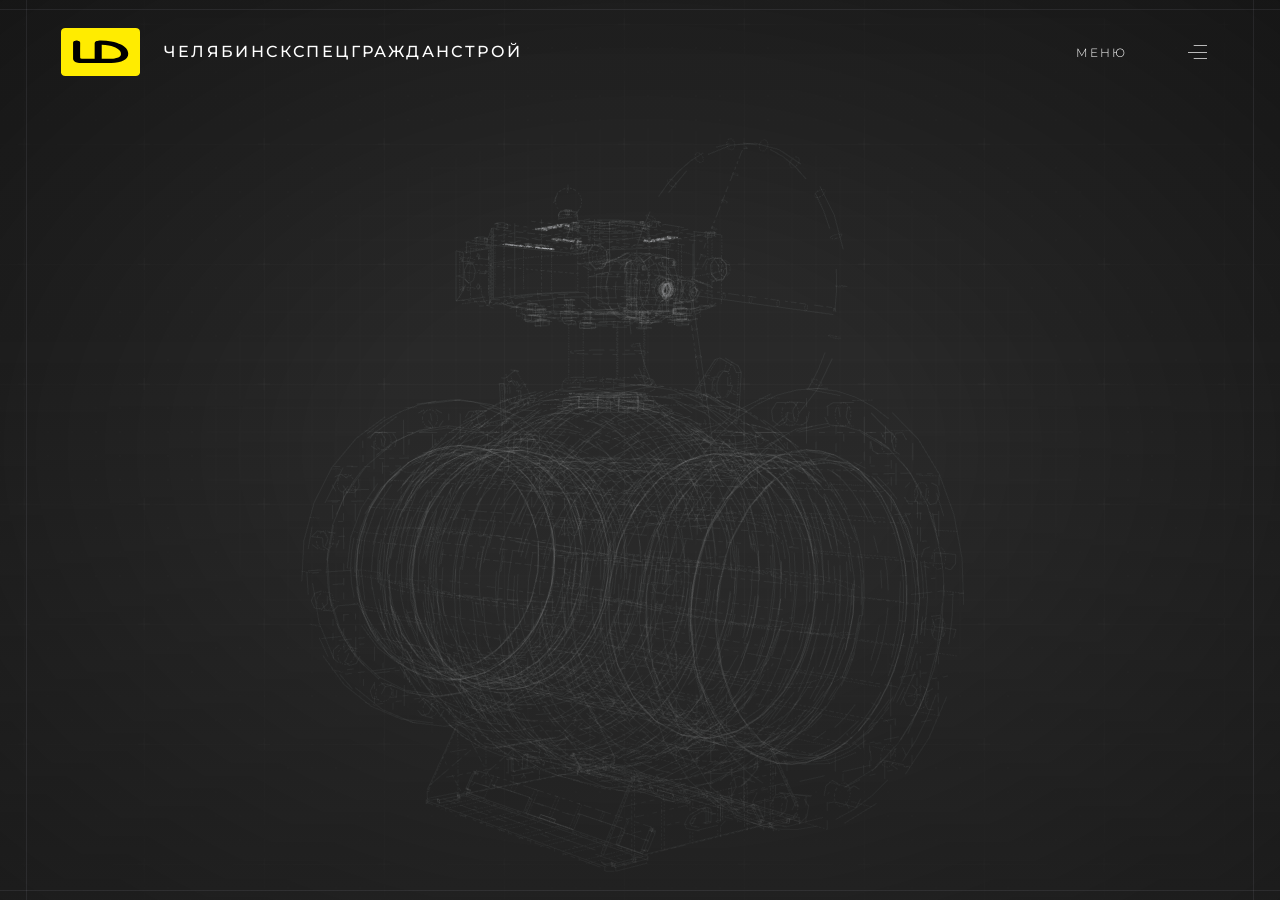
<file: index.html>
<!doctype html>
<html lang="ru">
<head>
  <meta charset="utf-8">
  <meta name="robots" content="noindex, nofollow, noimageindex">
  <meta name="viewport" content="width=device-width,initial-scale=1">
  <meta name="theme-color" content="#262626">
  <meta name="description" content="ЧелябинскСпецГражданСтрой: завод, продукция, сервис и глобальное присутствие. Интерактивное путешествие.">
  <title>ЧСГС — завод, продукция, сервис</title>
  <link rel="icon" href="assets/ld.svg" type="image/svg+xml">
  <link rel="preload" href="assets/Montserrat-Variable.ttf" as="font" type="font/ttf" crossorigin>
  <link rel="stylesheet" href="landing.css">
  <script>document.documentElement.classList.add('has-js')</script>
  <script type="importmap">{"imports":{"three":"./vendor/three.module.js"}}</script>
</head>
<body>
  <svg class="effect-definitions" width="0" height="0" aria-hidden="true" focusable="false"><defs><filter id="menu-chromatic" x="-10%" y="-10%" width="120%" height="120%" color-interpolation-filters="sRGB"><feColorMatrix in="SourceGraphic" type="matrix" values="1 0 0 0 0 0 0 0 0 0 0 0 0 0 0 0 0 0 1 0"/><feOffset dx="0" dy="0" result="red"/><feColorMatrix in="SourceGraphic" type="matrix" values="0 0 0 0 0 0 1 0 0 0 0 0 1 0 0 0 0 0 1 0"/><feOffset dx="0" dy="0"/><feBlend in2="red" mode="screen"/></filter></defs></svg>
  <a class="skip" href="#factory">К разделам</a>
  <div class="blueprint-grid" aria-hidden="true"></div>
  <div class="blueprint-vignette" aria-hidden="true"></div>
  <div class="landscape" aria-hidden="true"><canvas id="product-scene"></canvas></div>
  <div class="menu-shade" aria-hidden="true"></div>
  <div class="detail-shade" aria-hidden="true"></div>
  <div class="screen-guides" aria-hidden="true">
    <span class="screen-guide screen-guide--top"></span><span class="screen-guide screen-guide--bottom"></span>
    <span class="screen-guide screen-guide--left"></span><span class="screen-guide screen-guide--right"></span>
  </div>
  <header class="header">
    <a class="identity" href="#factory" aria-label="ЧелябинскСпецГражданСтрой, к началу"><img src="assets/ld-kit.svg" width="79" height="48" alt="ЛД"><span>ЧЕЛЯБИНСК<wbr>СПЕЦ<wbr>ГРАЖДАНСТРОЙ</span></a>
    <button class="menu-toggle" type="button" aria-label="Меню разделов" aria-controls="section-menu" aria-expanded="false"><span class="menu-label menu-label--open">Меню</span><span class="menu-label menu-label--close">Закрыть</span><span class="menu-icon" aria-hidden="true"><i></i><i></i><i></i><i></i><i></i><i></i></span></button>
  </header>
  <nav class="section-menu" id="section-menu" aria-label="Меню разделов" hidden>
    <div class="menu-links">
      <a href="#factory" aria-label="О заводе"><span class="menu-title">О заводе</span><span class="menu-index" aria-hidden="true">01</span></a>
      <a href="#products" aria-label="Продукция"><span class="menu-title">Продукция</span><span class="menu-index" aria-hidden="true">02</span></a>
      <a href="#service" aria-label="Сервис"><span class="menu-title">Сервис</span><span class="menu-index" aria-hidden="true">03</span></a>
      <a href="#presence" aria-label="Достижения"><span class="menu-title">Достижения</span><span class="menu-index" aria-hidden="true">04</span></a>
      <a href="#partners" aria-label="Партнеры"><span class="menu-title">Партнеры</span><span class="menu-index" aria-hidden="true">05</span></a>
    </div>
    <address class="menu-contacts">
      <a href="tel:+73517304747">+7 351 730-47-47</a>
      <span>Пн-Пт 8:30-17:30</span>
      <span>Россия, Челябинская область, Челябинск, Енисейская, 47</span>
      <a href="mailto:office@chsgs.ru">office@chsgs.ru</a>
    </address>
  </nav>
  <main id="journey">
    <section class="chapter" id="factory" aria-labelledby="factory-title"><div class="chapter__content">
      <h1 id="factory-title">ЗАВОД ЧСГС</h1>
      <p>системообразующий завод<br>и лидер производства стальных шаровых кранов</p>
      <button class="primary-button hero-button" id="factory-more" type="button" aria-controls="factory-detail" aria-expanded="false">Подробнее о заводе</button>
    </div></section>
    <section class="chapter" id="products" aria-labelledby="products-title"><div class="chapter__content">
      <h1 id="products-title">Продукция</h1>
      <p>Модернизация продукции<span class="separator">/</span>100% контроль качества</p>
      <a class="product-link primary-button" href="product.html">Открыть модель DN400</a>
    </div></section>
    <section class="chapter" id="service" aria-labelledby="service-title"><div class="chapter__content">
      <h1 id="service-title">Сервис</h1>
      <p>Защита от фальсификата<span class="separator">/</span>Сервисная поддержка</p>
    </div></section>
    <section class="chapter" id="presence" aria-labelledby="presence-title"><div class="chapter__content">
      <h1 id="presence-title">Глобальное присутствие<br>и достижения</h1>
      <p>Карта дилеров<span class="separator">/</span>Список партнёров</p>
    </div></section>
    <section class="chapter" id="partners" aria-labelledby="partners-title"><div class="chapter__content">
      <h1 id="partners-title">Партнеры</h1>
    </div></section>
  </main>
  <button class="section-next" type="button" aria-label="Следующий раздел: Продукция">
    <svg class="close-border" viewBox="0 0 64 64" aria-hidden="true"><rect x=".5" y=".5" width="63" height="63" pathLength="1"/></svg>
    <span class="section-next__icon" aria-hidden="true"><span class="arrow"><span class="bar"></span><span class="triangle"></span></span><span class="arrow hover"><span class="bar"></span><span class="triangle"></span></span></span>
    <span class="section-next__label" aria-hidden="true">Продукция</span>
  </button>
  <section class="factory-detail" id="factory-detail" aria-labelledby="factory-detail-title" hidden>
    <button class="detail-close" type="button" aria-label="Закрыть информацию о заводе"><svg class="close-progress" viewBox="0 0 64 64" aria-hidden="true"><rect x=".5" y=".5" width="63" height="63" pathLength="1"/></svg><svg class="close-border" viewBox="0 0 64 64" aria-hidden="true"><rect x=".5" y=".5" width="63" height="63" pathLength="1"/></svg><svg class="close-cross" viewBox="0 0 24 24" aria-hidden="true"><path d="m5 5 14 14M19 5 5 19"/></svg></button>
    <div class="detail-scroll-cue" aria-hidden="true"><span>Скролльте вниз</span></div>
    <div class="detail-content">
      <section class="detail-intro">
        <h2 id="factory-detail-title">О ЗАВОДЕ ЧСГС</h2>
        <p class="factory-introduction">Завод «ЧелябинскСпецГражданСтрой» (ЧСГС) — крупнейшая производственная площадка Группы компаний «ЛД» и системообразующее предприятие Российской Федерации в сфере машиностроения. Предприятие ведет историю с 1992 года и работает в формате завода полного цикла с 2002 года. ЧСГС обеспечивает полное замещение импортной общепромышленной и специализированной арматуры на ключевых объектах теплоэнергетики, газоснабжения и добывающей промышленности, выстроив независимое от иностранных комплектующих производство.</p>
        <figure class="factory-visual"><figcaption class="hero-sr-text">Проволочная модель производственного комплекса ЧСГС</figcaption><p role="status">Подготавливаем 3D-модель завода</p></figure>
      </section>
      <section class="factory-scale" aria-labelledby="factory-scale-title">
        <h3 id="factory-scale-title">Масштаб завода в цифрах</h3>
        <dl class="factory-stats">
          <div><dt>Лет опыта</dt><dd><p class="stat-number" aria-label="Более 25"><span class="stat-prefix" aria-hidden="true">Более</span> <span data-count="25" aria-hidden="true">25</span></p><p>В производстве стальной трубопроводной арматуры.</p></dd></div>
          <div><dt>Изделий в год</dt><dd><p class="stat-number" aria-label="Более 2 000 000"><span class="stat-prefix" aria-hidden="true">Более</span> <span data-count="2000000" aria-hidden="true">2 000 000</span></p><p>Одни из крупнейших производственных мощностей в отрасли.</p></dd></div>
          <div><dt>Единиц оборудования</dt><dd><p class="stat-number" aria-label="Около 700"><span class="stat-prefix" aria-hidden="true">Около</span> <span data-count="700" aria-hidden="true">700</span></p><p>Современный производственный комплекс полного цикла.</p></dd></div>
          <div><dt>Патентов</dt><dd><p class="stat-number" aria-label="Более 10"><span class="stat-prefix" aria-hidden="true">Более</span> <span data-count="10" aria-hidden="true">10</span></p><p>Собственные разработки в области стальной трубопроводной арматуры.</p></dd></div>
          <div><dt>Сотрудников</dt><dd><p class="stat-number" aria-label="1 100"><span data-count="1100" aria-hidden="true">1 100</span></p><p>Профессиональная команда производственных и инженерных специалистов.</p></dd></div>
        </dl>
      </section>
      <section class="factory-technology" aria-labelledby="factory-technology-title">
        <h3 id="factory-technology-title">Технологический парк<br>и глубина производства</h3>
        <p class="technology-lead">От стального проката до готовой арматуры: собственное производство объединяет обработку металла, роботизированную сварку, автоматическую сборку и защиту поверхностей.</p>
        <div class="technology-row" data-parallax=".08">
          <div class="technology-copy" data-parallax="-.12"><h4>Полный цикл. Собственная автоматизация.</h4><p>Проектирование, комплектующие, сборка и испытания сосредоточены на заводе. Здесь создана первая в России автоматическая линия сборки газовой арматуры собственной разработки. Она контролирует затяжку и сжатие уплотнений для повторяемого качества.</p></div>
          <figure class="detail-photo" data-parallax=".2"><img src="assets/factory-detail/about_full_cycle.png" width="1535" height="1025" loading="lazy" decoding="async" alt="Роботизированная линия производства арматуры"></figure>
        </div>
        <div class="technology-row technology-row--reverse" data-parallax=".08">
          <div class="technology-copy" data-parallax="-.12"><h4>Точность обработки. Прочность соединений.</h4><p>Более 120 многофункциональных станков с ЧПУ обрабатывают детали из Ст20, 09Г2С, 12Х18Н10Т и AISI 316. Сварочные роботы следят за дугой и геометрией шва, обеспечивая прочность корпусов при гидравлических и механических нагрузках.</p></div>
          <figure class="detail-photo" data-parallax=".2"><img src="assets/factory-detail/about_chpu.png" width="1536" height="1024" loading="lazy" decoding="async" alt="Станки с числовым программным управлением"></figure>
        </div>
        <div class="technology-row" data-parallax=".08">
          <div class="technology-copy" data-parallax="-.12"><h4>Прецизионная доводка</h4><p>Шлифование и полирование контактных поверхностей улучшают геометрию и снижают шероховатость. Меньшее трение продлевает ресурс уплотнений и уменьшает момент управления.</p></div>
          <figure class="detail-photo" data-parallax=".2"><img src="assets/factory-detail/about_polish.png" width="1672" height="941" loading="lazy" decoding="async" alt="Полированная сферическая деталь на участке доводки"></figure>
        </div>
        <div class="technology-row technology-row--reverse" data-parallax=".08">
          <div class="technology-copy" data-parallax="-.12"><h4>Защита металла</h4><p>Гальванические покрытия и термодиффузионное цинкование защищают пружины и крепёж от атмосферной и химической коррозии.</p></div>
          <figure class="detail-photo" data-parallax=".2"><img src="assets/factory-detail/about_paint.png" width="1536" height="1024" loading="lazy" decoding="async" alt="Окрашенные корпуса шаровых кранов"></figure>
        </div>
      </section>
    </div>
  </section>
  <div class="journey-progress" aria-hidden="true"><span id="journey-progress"></span></div>
  <p class="scene-status" id="scene-status" role="status" hidden>Подготавливаем продукцию</p>
  <noscript><style>#factory-more,.detail-close,.detail-scroll-cue,.factory-visual{display:none}.factory-detail[hidden]{display:block!important;position:relative;overflow:visible}.detail-content{padding-top:80px}</style><p class="no-script">Для интерактивной сцены включите JavaScript. Информация о заводе доступна ниже.</p></noscript>
  <script type="module" src="landing.js"></script>
</body>
</html>
</file>
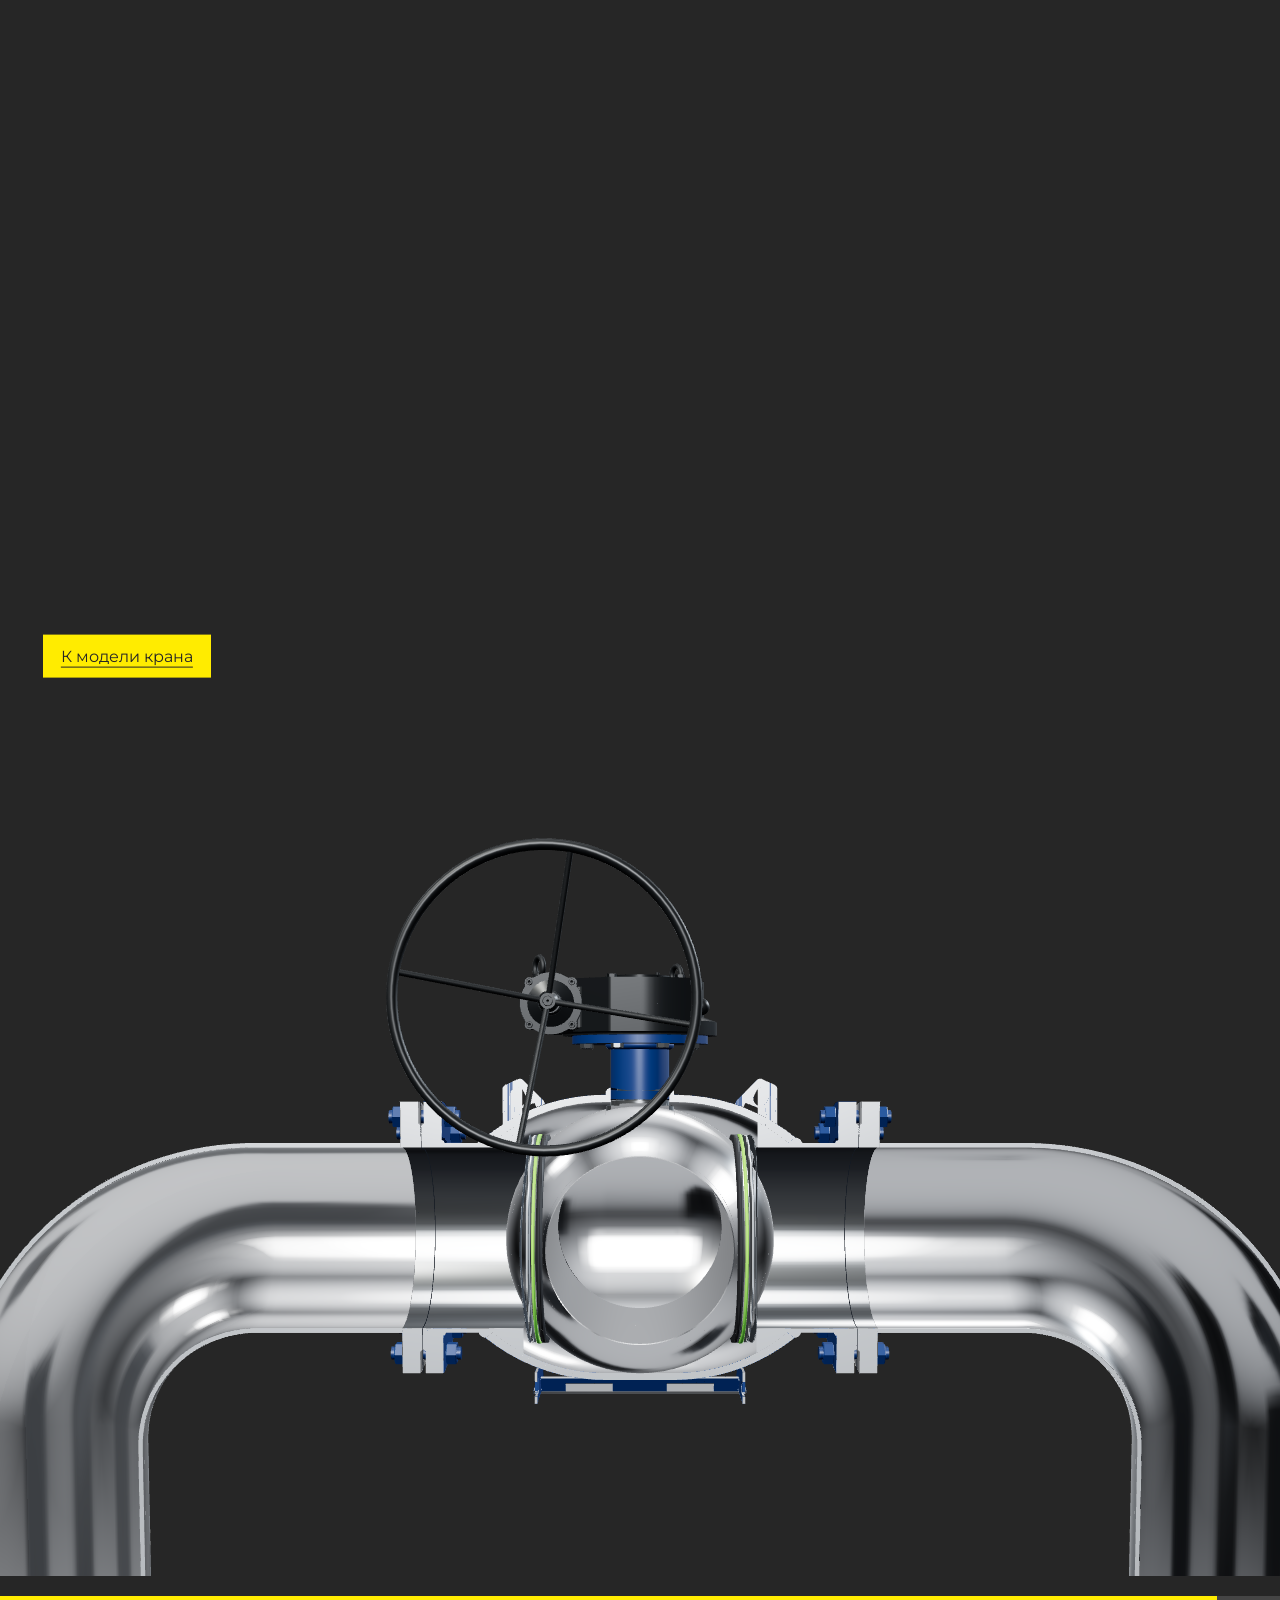
<file: product.html>
<!doctype html>
<html lang="ru">
<head>
  <meta charset="utf-8">
  <meta name="robots" content="noindex, nofollow, noimageindex">
  <meta name="viewport" content="width=device-width,initial-scale=1">
  <meta name="theme-color" content="#262626">
  <meta name="description" content="От чертежа к готовому изделию: интерактивная модель шарового крана ЛД DN400.">
  <title>ЧСГС — от чертежа к изделию</title>
  <script>history.scrollRestoration='manual';window.scrollTo({top:0,left:0,behavior:'instant'});</script>
  <link rel="icon" href="assets/ld.svg" type="image/svg+xml">
  <link rel="preload" href="assets/Montserrat-Variable.ttf" as="font" type="font/ttf" crossorigin>
  <link rel="stylesheet" href="style.css">
  <script type="importmap">{"imports":{"three":"./vendor/three.module.js"}}</script>
</head>
<body>
  <a class="skip" href="#scene">К модели крана</a>
  <main>
    <section class="experience" id="experience" aria-label="Создание шарового крана" data-product="products/dn400-pp/product.json" data-state="loading" data-progress="0">
      <div class="stage">
        <div class="canvas-wrap" id="canvas-wrap">
          <canvas id="scene" tabindex="0" aria-label="Трёхмерная модель крана. Вращайте горизонтальным перетаскиванием или стрелками влево и вправо." role="img"></canvas>
          <img class="fallback" src="products/dn400-pp/draft.svg" alt="Боковая проекция шарового крана с редуктором" width="970" height="1189">
        </div>
        <div class="view-tools" id="drag-hint" hidden><span>Потяните влево или вправо</span><button id="reset-view" type="button">Исходный ракурс</button></div>
        <div class="load-state" id="load-state" role="status"><span class="load-meter"><span id="load-fill"></span></span><span id="load-copy">Подготавливаем модель</span><button id="retry" type="button" hidden>Загрузить ещё раз</button></div>
        <footer class="scene-footer" hidden inert>
          <p class="chapter-title" id="chapter-title" aria-live="off">Чертёж</p>
          <nav class="chapters" id="chapters" aria-label="Этапы создания крана">
            <button type="button" data-stop="0.08" aria-current="step">Чертёж</button>
            <button type="button" data-stop="0.37">Объём</button>
            <button type="button" data-stop="0.64">Детали</button>
            <button type="button" data-stop="0.77">Материалы</button>
            <button type="button" data-stop="1">Сборка</button>
            <button type="button" data-stop="1.64" data-installation hidden>Монтаж</button>
          <button type="button" data-stop="1.88" data-cutaway hidden>Разрез</button>
          <button type="button" data-stop="1.94" data-water hidden>Вода</button>
          <button type="button" data-stop="2.04" data-opening hidden>Открытие</button>
          </nav>
          <button class="scroll-cue" type="button" id="next-stage" aria-label="Перейти к следующему этапу"><span id="cue-copy">Продолжайте скролл</span><img src="assets/next-kit.svg" width="16" height="16" alt=""></button>
        </footer>
        <div class="scroll-progress" aria-hidden="true"><span id="progress-fill"></span></div>
      </div>
    </section>
    <noscript><p class="no-script">Для интерактивной модели включите JavaScript. Чертёж изделия доступен выше.</p></noscript>
  </main>
  <script type="module" src="app.js"></script>
</body>
</html>
</file>
<file: landing.css>
@font-face{font-family:Montserrat;src:url('./assets/Montserrat-Variable.ttf') format('truetype');font-weight:100 900;font-display:swap}
:root{color-scheme:dark;--ground:#262626;--ink:#fff;--muted:#bcbac6;--accent:#ffec00;--border:#d0cce2;--hover:#7c7c7c;--gutter:4.8vw;--copy-gutter:25vw;--h1:26px;font-family:Montserrat,Arial,sans-serif;background:var(--ground);color:var(--ink);font-synthesis:none}
*{box-sizing:border-box}body{margin:0}a{color:inherit;text-decoration:none}button{font:inherit;color:inherit;cursor:pointer}button:disabled{cursor:default}button,a{-webkit-tap-highlight-color:transparent}button:focus-visible,a:focus-visible{outline:2px solid var(--accent);outline-offset:6px}::selection{background:var(--accent);color:var(--ground)}html{scrollbar-width:thin;scrollbar-color:var(--hover) var(--ground);scroll-padding-top:0}body::-webkit-scrollbar{width:5px}body::-webkit-scrollbar-thumb{background:var(--hover)}[hidden]{display:none!important}
.skip{position:fixed;left:20px;top:-100px;padding:12px 18px;background:var(--accent);color:var(--ground);z-index:20}.skip:focus{top:16px}
.landscape{position:fixed;inset:0;pointer-events:none;overflow:hidden}.landscape canvas{display:block;width:100%;height:100%}.landscape::after{content:'';position:absolute;inset:0;background:linear-gradient(180deg,rgba(38,38,38,.15) 0%,transparent 45%,rgba(38,38,38,.48) 74%,var(--ground) 100%)}
.screen-guides{position:fixed;inset:0;z-index:1;pointer-events:none;overflow:hidden}
.screen-guides.is-active{z-index:6}
.screen-guide{position:absolute;background:#d0cce216;transition:background-color .3s}
.screen-guides.is-active .screen-guide{background:#d0cce226}
.screen-guide--top,.screen-guide--bottom{left:0;right:0;height:1px}
.screen-guide--left,.screen-guide--right{top:0;bottom:0;width:1px}
.screen-guide--top{top:var(--frame-top,clamp(8px,1vh,16px))}
.screen-guide--bottom{bottom:var(--frame-bottom,clamp(8px,1vh,16px))}
.screen-guide--left{left:var(--frame-left,clamp(12px,2vw,48px))}
.screen-guide--right{right:var(--frame-right,clamp(12px,2vw,48px))}
.screen-guide::after{content:'';position:absolute;opacity:0;animation:guide-shimmer-x 12s linear infinite}
.screen-guide--top::after,.screen-guide--bottom::after{top:0;left:-35%;width:35%;height:100%;background:linear-gradient(90deg,transparent,#fff,transparent)}
.screen-guide--left::after,.screen-guide--right::after{top:-35%;left:0;width:100%;height:35%;background:linear-gradient(transparent,#fff,transparent);animation-name:guide-shimmer-y}
.screen-guide--bottom::after{animation-delay:-6s}
.screen-guide--left::after{animation-delay:-3s}
.screen-guide--right::after{animation-delay:-9s}
@keyframes guide-shimmer-x{0%{left:-35%;opacity:0}6%,28%{opacity:.04}34%,100%{left:100%;opacity:0}}
@keyframes guide-shimmer-y{0%{top:-35%;opacity:0}6%,28%{opacity:.04}34%,100%{top:100%;opacity:0}}
.header{position:fixed;z-index:5;left:var(--gutter);right:var(--gutter);height:104px;display:flex;align-items:center;justify-content:space-between;gap:24px}.identity{display:flex;align-items:center;gap:24px;font-size:16px;font-weight:500;letter-spacing:.15em}.identity img{display:block;width:79px;height:48px;flex:none}
.menu-toggle{position:relative;display:flex;align-items:center;justify-content:flex-end;gap:20px;min-height:48px;min-width:180px;background:transparent;border:0;padding:12px;text-transform:uppercase;font-size:12px;font-weight:300;letter-spacing:.15em}
.menu-toggle:hover{color:var(--ink)}
.menu-label{transition:opacity .3s,transform .3s;white-space:nowrap}.menu-label--close{position:absolute;right:92px;opacity:0;transform:translateX(30px)}
.menu-icon{position:relative;display:block;flex:none;width:60px;height:14px;overflow:hidden}
.menu-icon i{position:absolute;display:block;height:1px;background:currentColor;opacity:.7;transition:transform .3s ease-in-out,opacity .3s}
.menu-icon i:nth-child(-n+3){width:19px;left:41px;transform-origin:right center}.menu-icon i:nth-child(1){top:0;transform:scaleX(.7)}.menu-icon i:nth-child(2){top:7px;transition-delay:.05s}.menu-icon i:nth-child(3){top:13px;transform:scaleX(.7);transition-delay:.15s}
.menu-icon i:nth-child(4){width:40px;left:0;top:7px;transform:scaleX(0);transform-origin:left;transition-delay:.3s}
.menu-icon i:nth-child(5),.menu-icon i:nth-child(6){width:16px;left:46px;top:7px;opacity:0;transform:translate(-14px,-14px) rotate(45deg);transition-delay:.4s}
.menu-icon i:nth-child(6){transform:translate(14px,-14px) rotate(135deg);transition-delay:.5s}
.is-menu-open .menu-label--open{opacity:0;transform:translateX(-40px)}.is-menu-open .menu-label--close{opacity:1;transform:translateX(0)}
.is-menu-open .menu-icon i:nth-child(1),.is-menu-open .menu-icon i:nth-child(3){transform:translateX(-81px) scaleX(2)}.is-menu-open .menu-icon i:nth-child(2){transform:translateX(-45px) scaleX(.1)}
.is-menu-open .menu-icon i:nth-child(-n+4){opacity:0}.is-menu-open .menu-icon i:nth-child(4){transform:scaleX(1)}.is-menu-open .menu-icon i:nth-child(5){opacity:.7;transform:rotate(45deg)}.is-menu-open .menu-icon i:nth-child(6){opacity:.7;transform:rotate(135deg)}
.section-menu{position:fixed;z-index:4;inset:0;display:flex;flex-direction:column;align-items:flex-end;gap:48px;padding:120px var(--gutter) 32px 6vw;overflow-y:auto;overscroll-behavior:contain;touch-action:pan-y;opacity:1;pointer-events:auto}
.menu-links{display:flex;flex:none;flex-direction:column;align-items:flex-end;gap:13.75px;max-width:100%;margin:auto calc(20.14vw - var(--gutter)) auto 0}
.menu-contacts{display:flex;flex:none;flex-direction:column;gap:6px;max-width:min(calc(100% - 12px),640px);margin:0 12px 0 0;font-size:16px;font-weight:400;font-style:normal;line-height:1.6;letter-spacing:normal;text-transform:none;text-align:right;color:var(--muted);opacity:0}
.menu-contacts a{align-self:flex-end;font:inherit;color:var(--accent);text-decoration:none;text-transform:none}
.menu-links a{position:relative;display:block;max-width:100%;padding:0 50px 0 30px;font-size:clamp(24px,2.5vw,40px);font-weight:400;line-height:1.46;letter-spacing:.2em;text-transform:uppercase;text-align:right;color:#ffffffad;opacity:0}
.menu-index{position:absolute;right:0;top:50%;transform:translateY(-50%);font-size:14px;font-weight:300;line-height:20px;letter-spacing:.05em;color:var(--accent);font-variant-numeric:tabular-nums}
.menu-title{display:block;text-wrap:balance}.menu-word{display:inline-block;white-space:nowrap}.menu-char{display:inline-block;position:relative;visibility:hidden}.menu-char.is-typed{visibility:visible}
.menu-char.is-caret::after{content:'';position:absolute;right:-.08em;top:.1em;width:1px;height:1em;background:var(--accent);visibility:visible;animation:menu-caret .7s steps(1,end) infinite}.menu-char.is-before::after{right:auto;left:0}
@keyframes menu-caret{50%{opacity:0}}
.menu-links a:focus-visible{color:var(--ink)}
html{scrollbar-gutter:stable}html.is-menu-active{overflow:hidden}
.landscape::after,.journey-progress{transition:opacity .35s}
.chapter__content{transition:opacity .3s}.is-menu-active .chapter__content{pointer-events:none}.is-menu-active .journey-progress{opacity:0}
.chapter{position:relative;min-height:100svh;padding:180px var(--copy-gutter)}.chapter__content{position:relative;z-index:2}.chapter h1{font-size:var(--h1);font-weight:300;line-height:1.4;hyphens:auto;overflow-wrap:anywhere;letter-spacing:.05em;text-transform:uppercase;text-wrap:balance;margin:0 0 22px}.chapter p{margin:0;color:var(--muted);font-size:16px;font-weight:400;line-height:1.6;letter-spacing:.05em;max-width:760px}.separator{display:inline-block;margin:0 18px;color:var(--accent)}

.is-enhanced .chapter{height:150vh;min-height:0;padding:0;pointer-events:none}.is-enhanced .chapter:last-child{height:100vh}.is-enhanced .chapter__content{position:fixed;left:var(--copy-gutter);right:var(--copy-gutter);top:50%;bottom:auto;translate:0 -50%;pointer-events:auto;will-change:transform,opacity}.is-enhanced .chapter:not(:first-child) .chapter__content{opacity:0;visibility:hidden}.is-enhanced .chapter__content.is-current{visibility:visible}

.journey-progress{position:fixed;z-index:7;bottom:0;left:0;right:0;height:2px;background:#454545}.journey-progress span{display:block;height:100%;background:var(--accent);transform:scaleX(0);transform-origin:left}.scene-status{position:fixed;right:var(--gutter);top:120px;z-index:3;font-size:11px;color:var(--muted);max-width:270px;line-height:1.6}.scene-status button{display:block;background:none;border:1px solid var(--border);border-radius:8px;padding:10px 16px;margin-top:12px}.no-script{position:relative;padding:32px var(--gutter);line-height:1.6}
@media(min-width:1600px){:root{--h1:36px}}
@media(min-width:2400px){:root{--h1:48px}}
@media(min-width:3200px){:root{--h1:64px}}
@media(max-width:1100px){.identity{gap:16px}.header{gap:20px}.menu-toggle .menu-label{display:none}}
@media(max-width:650px){:root{--gutter:24px}.header{height:88px;align-items:flex-start;padding-top:20px;gap:8px}.identity{gap:16px;font-size:12px;min-height:48px}.menu-toggle{margin-left:auto;min-width:80px;min-height:44px;padding:10px}.chapter h1{margin-bottom:18px;font-size:var(--h1)}.separator{margin:0 10px}.section-menu{padding:120px 24px 24px;gap:32px}.menu-contacts{margin-right:10px;max-width:calc(100% - 10px)}.menu-links{gap:14px;margin-right:6px}.menu-links a{padding-left:0;padding-right:40px;font-size:clamp(18px,4.8vw,22px);line-height:1.55;letter-spacing:.14em}.menu-index{font-size:12px}.scene-status{top:154px;font-size:10px;max-width:200px}}
@media(max-height:540px) and (min-width:651px){.header{height:72px}.chapter h1{margin-bottom:12px}.section-menu{padding-top:80px;padding-bottom:24px;gap:24px}.menu-links a{font-size:20px}.menu-links{gap:8px}}
@media(prefers-reduced-motion:reduce){*,*::before,*::after{animation:none!important;transition:none!important}.is-enhanced .chapter__content{will-change:auto}}



.primary-button{display:inline-flex;align-items:center;justify-content:space-between;gap:24px;width:176px;min-height:40px;margin-top:28px;padding:12px 24px;border:0;border-radius:4px;background:var(--accent);color:var(--ground);font-size:12px;font-weight:500;line-height:15px;letter-spacing:.05em;text-transform:uppercase;transition:background-color .2s,filter .2s}
.primary-button::after{content:'';display:block;flex:none;width:16px;height:16px;background:url('./assets/primary-arrow-16.svg') center/auto no-repeat}
@media(hover:hover){.primary-button:hover{background:#fff24d;filter:drop-shadow(0 8px 16px #ffec004d)}}
.primary-button:focus-visible{background:#fff24d;outline:1px dashed #fff;outline-offset:-1px}
@media(min-width:1600px){.chapter p{max-width:860px}}
@media(min-width:2400px){.primary-button{width:264px;min-height:60px;gap:36px;padding:18px 36px;border-radius:6px;font-size:18px;line-height:22px}.primary-button::after{width:24px;height:24px;background-image:url('./assets/primary-arrow-24.svg')}}
@media(min-width:3200px){.primary-button{width:352px;min-height:80px;gap:48px;padding:24px 48px;border-radius:8px;font-size:24px;line-height:29px}.primary-button::after{width:32px;height:32px;background-image:url('./assets/primary-arrow-32.svg')}}
@media(max-width:1023px){:root{--copy-gutter:12vw;--h1:24px}}
@media(max-width:768px){:root{--copy-gutter:8vw;--h1:22px}.primary-button{width:100%;min-height:41px;margin-top:24px;font-size:14px;line-height:17px}}
@media(max-width:650px) and (max-height:740px){:root{--h1:20px}.chapter h1{line-height:1.35}}


@media(max-width:650px) and (max-height:740px){}

.product-link.primary-button{width:max-content;max-width:100%}
@media(max-width:768px){.product-link.primary-button{width:100%}}

.menu-shade,.detail-shade{position:fixed;inset:0;z-index:2;background:#0b0f17;opacity:0;pointer-events:none}
.screen-guides.is-morphing,.screen-guides.is-menu-grid:not(.is-active){z-index:3}
.screen-guides.is-morphing .screen-guide{transition:none!important}.screen-guides.is-morphing .screen-guide::after{animation:none;opacity:0}
.screen-guide--vertical{top:0;bottom:0;width:1px}.screen-guide--horizontal{left:0;right:0;height:1px}
.screen-guide--grid::after{display:none}
.menu-links a.is-printing,.menu-links a.is-printed{opacity:1}

/* Authoring controls appear only with ?camera=1. */
.is-camera-editor{overflow:hidden!important}.is-camera-editor body{touch-action:none;user-select:none;cursor:grab}.is-camera-dragging body{cursor:grabbing}
.is-camera-editor .menu-toggle,.is-camera-editor .journey-progress,.is-camera-editor .screen-guides{visibility:hidden}
.is-camera-editor:not(.camera-show-copy) .chapter__content{visibility:hidden!important;pointer-events:none}.is-camera-editor .chapter__content{pointer-events:none}
.camera-panel{position:fixed;z-index:30;right:24px;bottom:24px;width:min(370px,calc(100vw - 48px));max-height:calc(100svh - 48px);overflow:auto;padding:20px;background:#262626f5;border:1px solid #d0cce24d;cursor:auto;user-select:text;touch-action:auto}
.camera-panel h2{font-size:18px;font-weight:400;margin:0 0 12px}.camera-panel p,.camera-panel label{font-size:12px;line-height:1.6;letter-spacing:.02em}.camera-panel p{margin:0 0 12px;color:var(--muted)}.camera-panel label{display:block}.camera-copy{display:flex!important;align-items:center;gap:8px;margin-bottom:14px}.camera-copy input{accent-color:var(--accent)}
.camera-actions{display:flex;gap:8px;flex-wrap:wrap;margin-bottom:14px}.camera-actions button{min-height:40px;border:1px solid #d0cce266;background:transparent;padding:8px 12px;font-size:12px;line-height:1.4}.camera-actions [data-save]{background:var(--accent);border-color:var(--accent);color:var(--ground)}.camera-actions button:hover{border-color:var(--accent)}.camera-actions [data-save]:hover{background:#fff24d}
.camera-panel textarea{display:block;width:100%;resize:vertical;min-height:80px;max-height:200px;margin:8px 0 12px;padding:10px;border:1px solid #d0cce266;border-radius:0;background:#171717;color:var(--ink);font:11px/1.5 monospace;user-select:text;touch-action:auto}.camera-panel textarea:focus-visible{outline:2px solid var(--accent);outline-offset:3px}.camera-panel .camera-notice{margin:0}
@media(max-width:650px){.camera-panel{right:12px;bottom:12px;width:calc(100vw - 24px);padding:14px}.camera-panel textarea{min-height:64px;max-height:100px}.camera-panel p{font-size:11px}}

/* Product introduction — Figma 6545:15802. */
@font-face{font-family:Inter;src:url('./assets/Inter18pt-Regular.woff2') format('woff2');font-weight:400;font-display:swap}
:root{--ground:#292929}
.has-js:not(.hero-copy-visible) #factory .chapter__content{visibility:hidden!important}
.is-enhanced #factory .chapter__content{left:50%;right:auto;top:54.5%;width:calc(100% - 2*var(--gutter));translate:-50% -50%;text-align:center}
#factory h1{font-size:clamp(30px,6.666667vw,128px);font-weight:900;line-height:1.2;letter-spacing:.05em;white-space:nowrap;hyphens:none;overflow-wrap:normal;text-wrap:nowrap;margin:0 0 clamp(16px,1.25vw,24px)}
#factory p{font-family:Inter,Arial,sans-serif;font-size:clamp(14px,1.666667vw,32px);line-height:1.6;font-weight:400;letter-spacing:.05em;text-transform:uppercase;color:#fff;max-width:100%;margin:0 auto}
#factory .hero-button{display:flex;justify-content:center;margin-left:auto;margin-right:auto;width:167px;min-height:49px;padding:16px 32px;margin-top:clamp(28px,2.5vw,48px);border-radius:8px;font-size:14px;font-weight:500;line-height:17px;letter-spacing:.05em;color:#262626}
#factory .hero-button::after{display:none}
.has-js #factory h1,.has-js #factory p,.has-js #factory .hero-button{opacity:0;translate:0 12px;transition:opacity .65s,translate .65s}
.hero-copy-visible #factory h1,.hero-copy-visible #factory p,.hero-copy-visible #factory .hero-button{opacity:1;translate:0 0}
.hero-copy-visible #factory p{transition-delay:.15s}.has-js #factory .hero-button{transition:opacity .65s .3s,translate .65s .3s,background-color .2s,filter .2s}
.has-js:not(.hero-copy-visible) .journey-progress{opacity:0}
.landscape::after{background:linear-gradient(180deg,rgba(41,41,41,.04),transparent 40%,rgba(41,41,41,.35))}
@media(max-width:650px){#factory h1{font-size:clamp(30px,8.3vw,46px)}#factory p{font-size:14px;line-height:1.6}#factory .hero-button{width:167px;margin-top:28px}.is-enhanced #factory .chapter__content{top:53%}}
@media(prefers-reduced-motion:reduce){.hero-copy-visible #factory h1,.hero-copy-visible #factory p,.hero-copy-visible #factory .hero-button{transition:none}}

@media(min-width:1600px){#factory h1{font-size:128px;margin-bottom:24px}#factory p{font-size:32px}#factory .hero-button{margin-top:48px}}

/* Outline tracing, rising white fill, subtitle caret, then the existing CTA reveal. */
.has-hero-letter-animation #factory h1{position:relative}
.hero-title-text{color:transparent}.hero-title-art{position:absolute;inset:0;width:100%;height:100%;overflow:visible;pointer-events:none}
.hero-title-art text{font:inherit;letter-spacing:inherit}.hero-title-outline{fill:none;stroke:#fff;stroke-width:1.2px;stroke-linecap:round;stroke-linejoin:round}.hero-title-fill{fill:#fff}
.has-js.has-hero-letter-animation #factory h1,.has-js.has-hero-letter-animation #factory p{opacity:1;translate:0 0;transition:none}
.has-hero-letter-animation #factory .hero-button{opacity:0;translate:0 12px;transition:background-color .2s,filter .2s}
.hero-sr-text{position:absolute;width:1px;height:1px;padding:0;margin:-1px;overflow:hidden;clip-path:inset(50%);white-space:nowrap;border:0}

.blueprint-grid{position:fixed;z-index:0;inset:-64px;pointer-events:none;background:url('./assets/blueprint-grid.svg') 0 0/120px 120px repeat;will-change:translate}
.landscape{z-index:1}
@media(prefers-reduced-motion:reduce){.blueprint-grid{will-change:auto}}

.identity{min-width:0;flex:0 1 auto;max-width:calc(100% - 204px)}.identity span{min-width:0;line-height:1.45}
@media(max-width:650px){.identity{max-width:calc(100% - 88px);gap:12px}.identity span{font-size:10px;letter-spacing:.07em}}

.menu-links .menu-title{position:relative;color:#fff;font-kerning:none;font-variant-ligatures:none}
.menu-title-fill{position:absolute;inset:0;pointer-events:none}
#factory .hero-button{width:max-content;min-width:167px;max-width:100%;white-space:nowrap}

/* Detail views own scrolling; chapter selection stays in the menu. */
html.is-enhanced,.is-enhanced body{height:100%;overflow:hidden;overscroll-behavior:none}
html.is-enhanced{scrollbar-gutter:auto}
.is-enhanced #journey{position:fixed;inset:0;z-index:2}
.is-enhanced .chapter,.is-enhanced .chapter:last-child{position:absolute;inset:0;height:100svh}
.blueprint-grid{inset:-96px;mask-image:radial-gradient(ellipse at center,#000 15%,#0008 65%,transparent 95%)}
.blueprint-vignette{position:fixed;inset:0;z-index:0;pointer-events:none;background:radial-gradient(ellipse at center,transparent 30%,#0007 100%)}
.is-detail-active .chapter__content{opacity:0!important;pointer-events:none;transform:translateY(-22px)!important;transition:opacity .18s,transform .18s}
.is-detail-active #scene-status{display:none}

/* The current section or reading block remains underneath every menu state. */
.effect-definitions{position:fixed;pointer-events:none}
.menu-shade{z-index:6}
.section-menu{z-index:8}
.header{z-index:9}
.is-menu-active .screen-guides,.is-menu-active .screen-guides.is-menu-grid,.is-menu-active .screen-guides.is-morphing{z-index:7}
.is-menu-active .screen-guides.is-active{z-index:10}
.has-menu-aberration :is(#journey,.detail-intro,.factory-scale,.factory-technology>h3,.technology-lead,.technology-copy,.detail-scroll-cue,.detail-close){filter:url(#menu-chromatic)}
.factory-detail.is-covered{overflow-y:hidden}

.screen-guides.is-detail-frame{z-index:3}
.factory-detail{position:fixed;inset:0;z-index:4;clip-path:inset(104px 0 0);overflow-x:hidden;overflow-y:auto;overscroll-behavior:contain;touch-action:pan-y;scrollbar-width:thin;scrollbar-color:#7c7c7c transparent}
.detail-content{width:50vw;margin:0 0 0 25vw;padding-top:42svh;padding-bottom:160px}
.detail-content>section{padding-inline:7%}
.detail-content h2,.detail-content h3{font-weight:900;line-height:1.2;letter-spacing:.05em;text-transform:uppercase;text-wrap:balance;margin:0 0 40px}
.detail-content h2{font-size:clamp(32px,2.5vw,64px)}
.detail-content h3{font-size:clamp(26px,1.8vw,40px);overflow-wrap:anywhere}
.detail-content h4{font-size:clamp(19px,1.15vw,26px);font-weight:500;line-height:1.5;letter-spacing:.04em;margin:0 0 24px}
.detail-content p{font-family:Inter,Arial,sans-serif;font-size:16px;line-height:1.9;letter-spacing:.03em;color:var(--muted);margin:0}
.detail-content .factory-introduction{max-width:480px;font-size:18px;letter-spacing:.05em;overflow-wrap:anywhere}
.detail-content .technology-copy p{font-size:16px;letter-spacing:.05em}
.detail-intro{position:relative;min-height:0;padding-bottom:200px}
.factory-visual{position:relative;left:0;top:auto;width:152%;height:clamp(480px,40vw,820px);margin:48px 0 0 -26%;pointer-events:none;will-change:translate}
.factory-visual [role=status]{position:absolute;inset:40% 0 auto;text-align:center;font-size:12px}
.factory-scale{margin-bottom:180px}
.factory-stats{display:grid;grid-template-columns:1fr 1fr;column-gap:48px;margin:0}
.factory-stats>div{display:grid;grid-template-rows:subgrid;grid-row:span 3;padding:32px 0 40px;border-top:1px solid #d0cce22b;min-width:0}
.factory-stats>div:first-child{grid-column:1/-1}
.factory-stats dd{display:contents;margin:0}
.factory-stats .stat-number{order:0;align-self:end;margin:0 0 14px;display:flex;align-items:baseline;flex-wrap:wrap;gap:10px 16px;font-family:Montserrat,Arial,sans-serif;font-size:clamp(36px,3.5vw,72px);font-weight:900;line-height:1.15;letter-spacing:.01em;font-variant-numeric:tabular-nums;color:var(--ink);max-width:none}
.factory-stats [data-count]{white-space:nowrap}
.factory-stats .stat-prefix{font-size:16px;font-weight:400;letter-spacing:.05em;color:var(--muted)}
.factory-stats dt{order:1;font-size:16px;font-weight:500;line-height:1.6;letter-spacing:.05em;text-transform:uppercase;color:var(--accent);margin-bottom:18px}
.factory-stats p:not(.stat-number){order:2;font-size:16px;letter-spacing:.05em;max-width:340px}
.factory-technology>h3{max-width:800px}
.technology-lead{max-width:480px;margin-bottom:110px!important}
.technology-row{display:grid;grid-template-columns:1fr 1fr;align-items:start;gap:64px;margin-bottom:170px;will-change:translate}
.technology-copy{min-width:0;will-change:translate}
.detail-photo{margin:0 -120px 0 0;overflow:hidden}
.detail-photo img{display:block;width:100%;height:auto;scale:1.24;will-change:translate}
.technology-row--reverse .technology-copy{grid-column:2;grid-row:1}
.technology-row--reverse .detail-photo{grid-column:1;grid-row:1;margin:0 0 0 -120px}
.detail-close{position:fixed;left:calc(75vw + 28px);top:132px;width:64px;height:64px;display:grid;place-items:center;background:transparent;border:1px solid #d0cce24d;color:#fff;padding:0;transition:color .3s;z-index:6}
.close-progress{position:absolute;inset:-1px;width:calc(100% + 2px);height:calc(100% + 2px);fill:none;stroke:#fff;stroke-width:1;stroke-dasharray:1;stroke-dashoffset:calc(1 - var(--reading-progress,0))}
.close-border{position:absolute;inset:-1px;width:calc(100% + 2px);height:calc(100% + 2px);fill:none;stroke:var(--accent);stroke-width:1;stroke-dasharray:1;stroke-dashoffset:1;transition:stroke-dashoffset .5s cubic-bezier(.2,.8,.2,1)}
.close-cross{width:22px;height:22px;fill:none;stroke:currentColor;stroke-width:1}
.detail-close:hover,.detail-close:focus-visible{color:var(--accent)}.detail-close:hover .close-border,.detail-close:focus-visible .close-border{stroke-dashoffset:0}
.detail-scroll-cue{--cue-height:130px;--cue-travel:120px;position:absolute;left:25vw;top:calc(42svh - var(--cue-height) - 64px);width:1px;height:var(--cue-height);pointer-events:none;color:var(--accent)}
.detail-scroll-cue span{position:absolute;left:80px;top:calc(50% - 1em);white-space:nowrap;font-size:14px;line-height:1.8;font-weight:300;letter-spacing:.2em;text-transform:uppercase}
.detail-scroll-cue::before{content:'';position:absolute;inset:0;background:currentColor;animation:detail-scroll-line 3s ease infinite}
.detail-scroll-cue::after{content:'';position:absolute;top:100%;left:-4px;width:0;height:0;border-left:4px solid transparent;border-right:4px solid transparent;border-top:4px solid currentColor;transform-origin:50% 0;animation:detail-scroll-tip 3s ease infinite}
.detail-scroll-cue.is-offscreen::before,.detail-scroll-cue.is-offscreen::after,.factory-detail[inert] .detail-scroll-cue::before,.factory-detail[inert] .detail-scroll-cue::after{animation-play-state:paused}
@keyframes detail-scroll-line{0%,50%{transform:translateY(0) scaleY(1)}75%{transform:translateY(var(--cue-travel)) scaleY(0)}76%{transform:translateY(calc(-1*var(--cue-travel))) scaleY(0)}93%,100%{transform:translateY(0) scaleY(1)}}
@keyframes detail-scroll-tip{0%,50%{transform:scale(1)}60%,90%{transform:scale(0)}100%{transform:scale(1)}}
@media(max-width:1400px) and (min-width:1000px){.technology-row{gap:40px}.detail-photo{margin-right:-80px}.technology-row--reverse .detail-photo{margin-left:-80px}.factory-stats{column-gap:30px}.detail-content p{font-size:15px}.factory-stats .stat-number{font-size:40px}}
@media(max-width:999px){.detail-content{width:88vw;max-width:760px;margin-left:max(24px,6vw);padding-top:36svh}.detail-scroll-cue{left:max(24px,6vw);top:calc(36svh - var(--cue-height) - 64px)}.detail-close{left:auto;right:24px;top:112px;width:52px;height:52px}.factory-visual{left:0;width:130%;margin-left:-15%;top:auto;height:500px}.detail-photo{margin-right:0}.technology-row--reverse .detail-photo{margin-left:0}.technology-row{gap:36px}.detail-content h2{font-size:38px}}
@media(max-width:650px){.detail-content{width:calc(100vw - 72px);margin-left:36px;padding-top:33svh;padding-bottom:100px}.detail-content h2{font-size:30px;margin-bottom:30px}.detail-content h3{font-size:26px;margin-bottom:32px}.detail-content h4{font-size:20px}.detail-content p{font-size:14px;line-height:1.85;letter-spacing:.02em}.detail-intro{min-height:0;padding-bottom:100px}.factory-visual{position:relative;left:0;top:auto;width:134%;height:380px;margin:32px 0 0 -17%}.factory-scale{margin-bottom:110px}.factory-stats{grid-template-columns:1fr;column-gap:0}.factory-stats .stat-number{font-size:44px}.factory-stats>div:first-child{grid-column:auto}.factory-stats>div{padding:26px 0 30px}.technology-lead{margin-bottom:60px!important}.technology-row{grid-template-columns:1fr;gap:38px;margin-bottom:90px}.technology-row--reverse .technology-copy,.technology-row--reverse .detail-photo{grid-column:auto;grid-row:auto}.detail-photo{margin:0 -12px!important}.detail-scroll-cue{--cue-height:80px;--cue-travel:80px;left:24px;top:calc(33svh - var(--cue-height) - 40px)}.detail-scroll-cue span{font-size:10px;left:32px}.detail-close{right:24px;top:108px;width:44px;height:44px}}
@media(prefers-reduced-motion:reduce){.factory-visual,.technology-row,.technology-copy,.detail-photo img{will-change:auto}.detail-photo img{scale:1}.detail-scroll-cue::before,.detail-scroll-cue::after{transform:none}}

@media(max-width:650px){.factory-stats .stat-number{font-size:clamp(32px,11.3vw,44px)}}

@media(min-width:1000px) and (max-width:1599px){.detail-scroll-cue{--cue-height:120px}}
@media(min-width:768px) and (max-width:1199px){.detail-scroll-cue{--cue-height:110px}.detail-scroll-cue span{font-size:13px;left:60px}}
@media(min-width:651px) and (max-width:1023px){.detail-scroll-cue{--cue-height:100px}.detail-scroll-cue span{font-size:12px;left:40px}}

@media(max-width:650px){.factory-detail{clip-path:inset(88px 0 0)}}
@media(max-height:540px) and (min-width:651px){.factory-detail{clip-path:inset(72px 0 0)}.detail-scroll-cue{display:none}}

.section-next{position:fixed;z-index:5;right:calc(var(--gutter) + 12px);top:50%;translate:0 -50%;width:64px;height:64px;padding:0;border:1px solid #d0cce24d;background:transparent;transition:opacity .18s,visibility .18s}
.section-next__icon{position:absolute;left:2px;right:2px;top:50%;height:7px;margin-top:-3px;overflow:hidden}
.section-next .arrow{position:absolute;top:50%;left:50%;width:1px;height:1px;color:#fff;transition:transform .5s cubic-bezier(0,0,.25,1)}
.section-next .arrow .bar{position:absolute;top:0;left:-15px;width:29px;height:1px;background:currentColor}
.section-next .arrow .triangle{position:absolute;top:-3px;left:13px;width:6px;height:7px;border-top:3.5px solid transparent;border-left:3.5px solid currentColor;border-bottom:3.5px solid transparent}
.section-next .arrow.hover{color:var(--accent);transform:translateX(-65px);transition-delay:.1s}
.section-next:is(:hover,:focus-visible) .arrow{transform:translateX(85px);transition-delay:.1s}
.section-next:is(:hover,:focus-visible) .arrow.hover{transform:translateX(0);transition-delay:0s}
.section-next:is(:hover,:focus-visible) .close-border{stroke-dashoffset:0}
.section-next__label{position:absolute;right:calc(100% + 24px);top:50%;translate:0 -50%;font-size:14px;font-weight:400;line-height:1.4;letter-spacing:.05em;text-transform:uppercase;white-space:nowrap;color:var(--ink);opacity:0;transform:translateY(8px);pointer-events:none;transition:opacity .14s ease-out,transform .14s ease-out}
.section-next:is(:hover,:focus-visible) .section-next__label{opacity:1;transform:translateY(0);transition-duration:.18s}
.has-js:not(.hero-copy-visible) .section-next,html:not([data-section="factory"]) .section-next,.is-menu-active .section-next,.is-detail-active .section-next{opacity:0;visibility:hidden;pointer-events:none}
@media(max-width:999px){.section-next{width:52px;height:52px}}
@media(max-width:1199px){.section-next .arrow .bar{width:24px;left:-12px}.section-next .arrow .triangle{left:10px}}
@media(max-width:767px){.section-next .arrow .bar{width:18px;left:-9px}.section-next .arrow .triangle{left:7px}}
@media(max-width:650px){.section-next{right:calc(var(--gutter) + 10px);top:25%;width:44px;height:44px}.section-next__label{right:calc(100% + 16px)}}
@media(max-height:540px){.section-next{top:25%}}
</file>
<file: style.css>
@font-face{font-family:Montserrat;src:url('assets/Montserrat-Variable.ttf') format('truetype');font-style:normal;font-weight:100 900;font-display:swap}
:root{--ground:#262626;--ink:#fff;--muted:#bcbac6;--accent:#ffec00;--surface:#3b3b3b;--gutter:clamp(22px,3.35vw,64px);font-family:Montserrat,Arial,sans-serif;color:var(--ink);background:var(--ground);font-synthesis:none;scrollbar-color:#7c7c7c var(--ground);scrollbar-width:thin;color-scheme:dark}
*{box-sizing:border-box}body{margin:0}button,a{-webkit-tap-highlight-color:transparent}button{font:inherit;color:inherit;border:0;cursor:pointer}a{color:inherit;text-underline-offset:5px}button:focus-visible,a:focus-visible{outline:3px solid #8a8100;outline-offset:6px}::selection{color:var(--ink);background:#ece58b}button[hidden]{display:none!important}.skip{position:fixed;z-index:10;top:12px;left:var(--gutter);padding:12px 18px;background:var(--ink);color:white;transform:translateY(-180%)}.skip:focus{transform:translateY(0)}
.experience{height:calc(100svh + 750svh * var(--story-length,1.16));position:relative}.stage{position:sticky;top:0;height:100svh;min-height:480px;overflow:clip;isolation:isolate}

.canvas-wrap{position:absolute;inset:78px 0 106px}.canvas-wrap canvas{display:block;width:100%;height:100%;touch-action:pan-y;opacity:0;transition:opacity .3s}.fallback{position:absolute;inset:5% 12% 2% 25%;width:63%;height:93%;object-fit:contain;pointer-events:none;opacity:.65}.experience[data-state=ready] canvas{opacity:1}.experience[data-state=ready] .fallback{display:none}.experience[data-state=error] .fallback{opacity:.8}.load-state{position:absolute;z-index:5;left:50%;top:75%;transform:translate(-50%,-50%);display:flex;flex-direction:column;align-items:center;gap:14px;font-size:14px;white-space:nowrap;color:var(--muted)}.load-meter{display:block;width:140px;height:3px;background:#d5dad1}.load-meter>span{display:block;width:0;height:100%;background:var(--ink);transition:width .2s}.experience[data-state=ready] .load-state{display:none}.load-state button{background:var(--ink);color:var(--ground);padding:12px 18px}.experience[data-state=error] .load-meter{display:none}
.scene-footer{position:absolute;bottom:34px;left:var(--gutter);right:var(--gutter);display:grid;grid-template-columns:1fr auto 1fr;align-items:end;gap:28px;z-index:3}.chapter-title{font-size:clamp(20px,2vw,30px);line-height:1.1;font-weight:400;letter-spacing:-.02em;margin:0;white-space:nowrap}.chapters{display:flex;align-items:center;gap:6px}.chapters button{font-size:14px;padding:14px 12px;background:transparent;color:var(--muted);min-height:44px;transition:background .18s,color .18s}.chapters button:hover{background:var(--surface);color:var(--ink)}.chapters button[aria-current=step]{color:var(--ink);background:var(--surface)}.scroll-cue{display:flex;align-items:center;justify-self:end;gap:18px;background:transparent;font-size:14px;padding:10px 0 0 12px;min-height:44px}.scroll-cue svg{transition:transform .2s}.scroll-cue:hover svg{transform:translateY(4px)}.scroll-progress{position:absolute;inset:auto 0 0;height:4px;background:#e2e5dd}.scroll-progress>span{display:block;height:100%;width:0;background:var(--ink)}.no-script{padding:30px var(--gutter)}
@media(min-width:1500px){.chapters button{font-size:16px}.scene-footer{gap:40px}}
@media(max-width:1000px){.scene-footer{grid-template-columns:1fr auto;gap:14px}.chapter-title{align-self:center}.chapters{grid-column:1/-1;grid-row:2;justify-self:center}.scroll-cue{grid-column:2;grid-row:1}.canvas-wrap{inset:90px 0 150px}.experience{height:calc(100svh + 680svh * var(--story-length,1.16))}}
@media(max-width:600px){.canvas-wrap{inset:112px 0 140px}.fallback{inset:15% 8% 0;width:84%;height:85%}.scene-footer{bottom:22px;gap:16px}.chapter-title{font-size:23px}.scroll-cue{font-size:12px;gap:10px;padding-left:0}.scroll-cue svg{width:17px;height:24px}.chapters{width:100%;gap:2px;justify-content:space-between}.chapters button{padding:12px 5px;font-size:12px;flex:1;min-width:0}.load-state{top:67%;font-size:13px}.experience{height:calc(100svh + 680svh * var(--story-length,1.16))}}
@media(max-height:600px) and (min-width:601px){.canvas-wrap{inset:62px 0 88px}.scene-footer{bottom:18px;grid-template-columns:1fr auto 1fr}.chapters{grid-column:auto;grid-row:auto}.scroll-cue{grid-column:auto;grid-row:auto}.chapter-title{font-size:22px}.chapters button{padding:10px 8px;font-size:12px}}
@media(prefers-reduced-motion:reduce){*{scroll-behavior:auto!important;transition:none!important}.scroll-cue:hover svg{transform:none}.experience{height:calc(100svh + 350svh * var(--reduced-length,1))}}
/* Figma UI Kit: Montserrat, dark page, 8px controls and outlined secondary action. */
button:focus-visible,a:focus-visible{outline-color:var(--accent)}::selection{background:var(--accent);color:#262626}.load-meter,.scroll-progress{background:#454545}.load-state button,.skip{background:var(--accent);color:#262626}



.chapter-title{font-size:clamp(22px,1.8vw,28px);font-weight:500;letter-spacing:.05em;line-height:1.4}
.chapters button{border-radius:8px;letter-spacing:.05em;text-transform:uppercase;font-weight:500;font-size:12px;padding:14px 12px}
.chapters button[aria-current=step]{background:var(--accent);color:#262626}.chapters button:hover{background:#7c7c7c;color:white}
.scroll-cue{height:49px;min-width:206px;justify-content:center;border:1px solid #d0cce2;border-radius:8px;padding:16px 20px;font-size:11px;letter-spacing:.05em;text-transform:uppercase;gap:20px;transition:background .15s}.scroll-cue:hover{background:#7c7c7c}.scroll-cue img{width:16px;height:16px;display:block}
.scroll-progress>span{background:var(--accent)}.fallback{filter:brightness(0) invert(1);opacity:.6}
.view-tools{position:absolute;top:100px;right:var(--gutter);z-index:3;display:flex;align-items:center;gap:20px;color:var(--muted);font-size:11px}.view-tools[hidden]{display:none}.view-tools button{font-size:11px;letter-spacing:.05em;background:transparent;border-bottom:1px solid #7c7c7c;padding:10px 0;min-height:44px}.view-tools button:hover{color:var(--ink)}
.experience[data-draggable=true] canvas{cursor:grab}.experience[data-draggable=true] canvas.dragging{cursor:grabbing}.canvas-wrap canvas:focus-visible{outline:1px solid var(--accent);outline-offset:-10px}
@media(max-width:1000px){.canvas-wrap{inset:130px 0 150px}.view-tools{top:88px}.scroll-cue{min-width:190px;font-size:10px}}
@media(max-width:600px){:root{--gutter:16px}.canvas-wrap{inset:142px 0 150px}.view-tools{top:88px;gap:10px;font-size:10px}.view-tools>span{display:none}.view-tools button{font-size:10px}.chapter-title{font-size:20px;letter-spacing:.015em}.chapters button{font-size:10px;padding:12px 5px;letter-spacing:.03em}.scroll-cue{min-width:0;height:44px;padding:10px 12px;font-size:9px;gap:8px}.scene-footer{gap:16px}.scroll-cue img{width:16px;height:16px}}
@media(max-width:600px){.chapters button{flex:0 0 auto;font-size:9px;padding:12px 4px}}
@media(max-width:600px){.chapters{overflow-x:auto;justify-content:flex-start;gap:6px;scrollbar-width:thin;scrollbar-color:#7c7c7c #262626;padding-bottom:4px}}
@media(min-width:601px) and (max-width:1300px){.scene-footer{grid-template-columns:1fr auto;gap:14px}.chapter-title{align-self:center}.chapters{grid-column:1/-1;grid-row:2;justify-self:center}.scroll-cue{grid-column:2;grid-row:1}.canvas-wrap{bottom:150px}}
/* The user has temporarily removed the bottom controls from the experience. */
.scene-footer[hidden],.scroll-progress[hidden]{display:none}
.canvas-wrap{inset:24px 0}
.fallback{inset:5% 8%;width:84%;height:90%}
.view-tools{top:24px}
@media(max-width:600px){.canvas-wrap{inset:16px 0}.view-tools{top:16px}}
.experience[data-state=drawing] canvas{opacity:1}.experience[data-state=drawing] .fallback{display:none}
</file>
